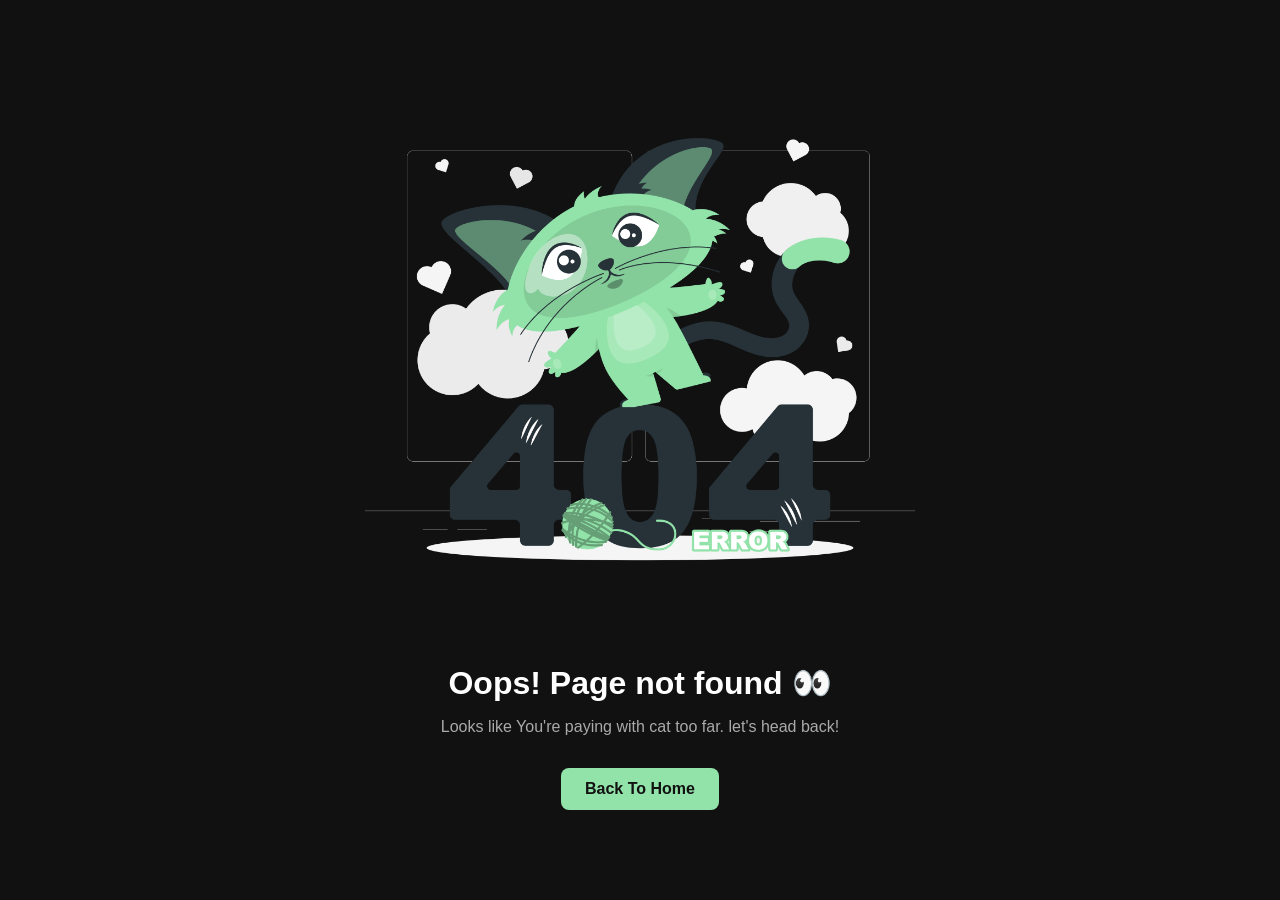
<file: 404-page/index.html>
<!DOCTYPE html>
<html lang="en">
  <head>
    <meta charset="UTF-8">
    <meta name="viewport" content="width=device-width, initial-scale=1.0">
    <title>Custom 404 page</title>
    <link rel="stylesheet" href="style.css">
  </head>
  <body>
    <img src="404.png" alt="404 Ilustration">
    <h1>Oops! Page not found 👀</h1>
    <p>Looks like You're paying with cat too far. let's head back!</p>
    <a href="#">Back To Home</a>
    
  </body>
</html>
</file>
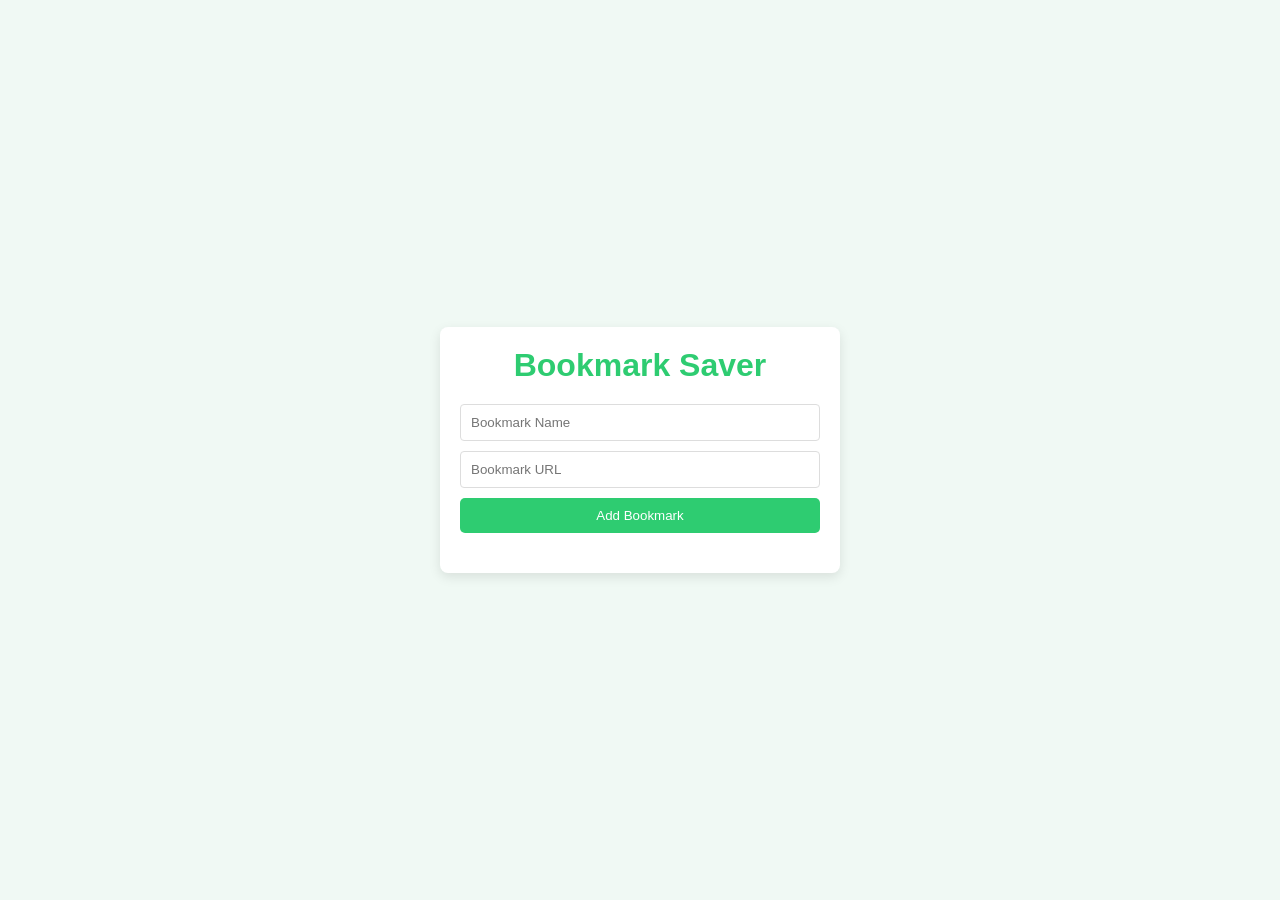
<file: bookmark-saver/index.html>
<!DOCTYPE html>
<html lang="en">
<head>
  <meta charset="UTF-8">
  <meta name="viewport" content="width=device-width, initial-scale=1.0">
  <title>Bookmarks Saver</title>
  <link rel="stylesheet" href="style.css">
</head>
<body>
  <div class="app-container">
    <h1>Bookmark Saver</h1>
    <div class="input-container">
      <input type="text" id="bookmark-name" placeholder="Bookmark Name">
      <input type="url" id="bookmark-url" placeholder="Bookmark URL">
      <button id="add-bookmark">Add Bookmark</button>
    </div>

    <ul id="bookmark-list"></ul>
  </div>
  
  <script src="script.js"></script>
</body>
</html>
</file>
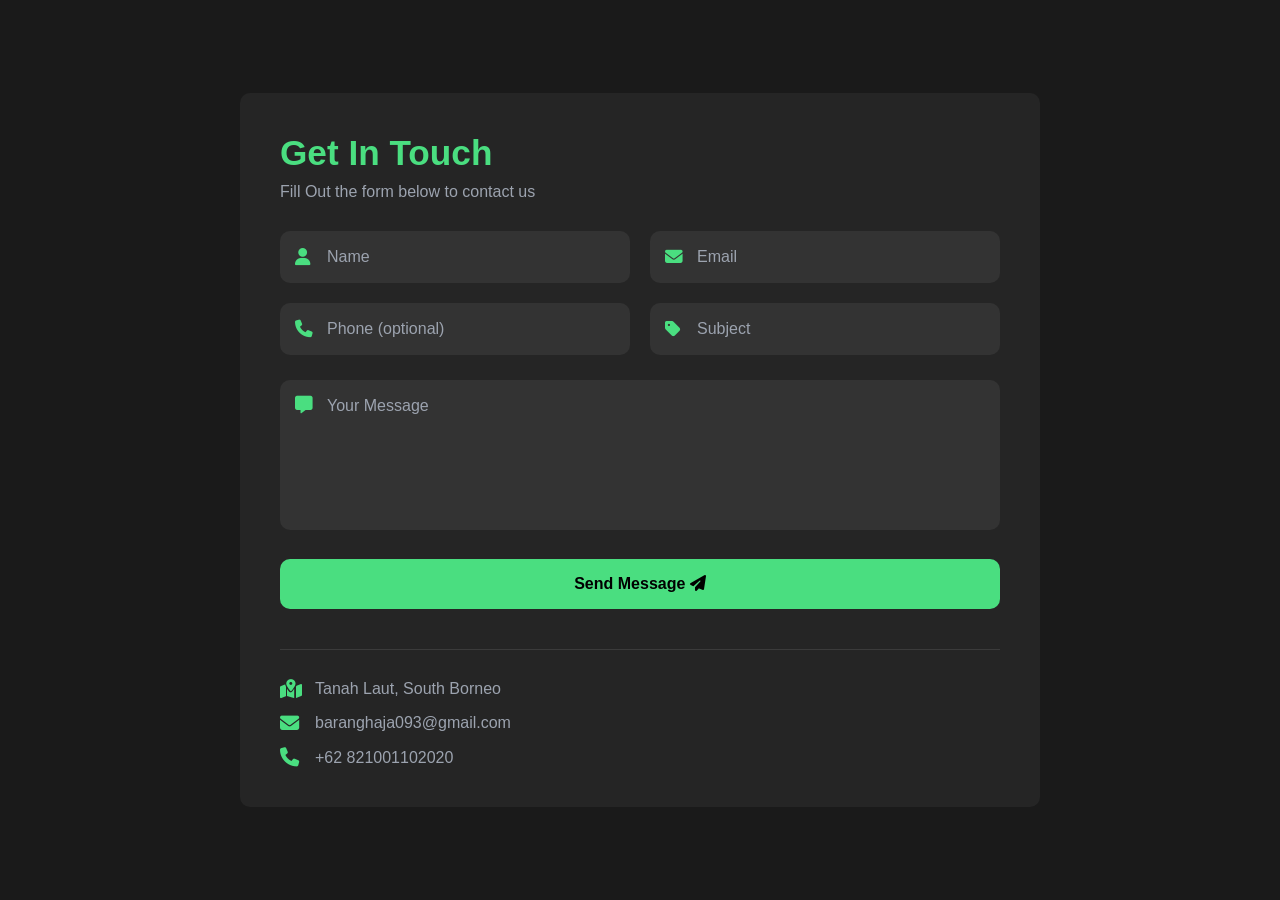
<file: contact-form/index.html>
<!DOCTYPE html>
<html lang="en">
<head>
  <meta charset="UTF-8">
  <meta name="viewport" content="width=device-width, initial-scale=1.0">
  <title>contact form</title>
  <link rel="stylesheet" href="style.css" />
  <link
    rel="stylesheet"
    href="https://cdnjs.cloudflare.com/ajax/libs/font-awesome/6.7.2/css/all.min.css"
    integrity="sha512-Evv84Mr4kqVGRNSgIGL/F/aIDqQb7xQ2vcrdIwxfjThSH8CSR7PBEakCr51Ck+w+/U6swU2Im1vVX0SVk9ABhg=="
    crossorigin="anonymous"
    referrerpolicy="no-referrer"
  />
</head>
<body>
  <div class="container">
    <div class="from-container">
      <h1>Get In Touch</h1>
      <p>Fill Out the form below to contact us</p>

      <form>
        <div class="input-group">
          <div class="input-field">
            <i class="fas fa-user"></i>
            <input type="text" placeholder="Name" required>
          </div>

          <div class="input-field">
            <i class="fas fa-envelope"></i>
            <input type="email" placeholder="Email" required>
          </div>

          <div class="input-field">
            <i class="fas fa-phone"></i>
            <input type="tel" placeholder="Phone (optional)">
          </div>

          <div class="input-field">
            <i class="fas fa-tag"></i>
            <input type="text" placeholder="Subject" required>
          </div>
        </div>

        <div class="message-field">
          <i class="fas fa-message"></i>
          <textarea placeholder="Your Message" required></textarea>
        </div>

        <button type="submit">
          <div class="btn-conten">
            <span>Send Message</span>
            <i class="fas fa-paper-plane"></i>
          </div>
        </button>
      </form>

      <div class="contact-info">
        <div class="info-item">
          <i class="fas fa-map-marked-alt"></i>
          <span>Tanah Laut, South Borneo</span>
        </div>

        <div class="info-item">
          <i class="fas fa-envelope"></i>
          <span>baranghaja093@gmail.com</span>
        </div>

        <div class="info-item">
          <i class="fas fa-phone"></i>
          <span>+62 821001102020</span>
        </div>
      </div>
    </div>
  </div>
  
</body>
</html>
</file>
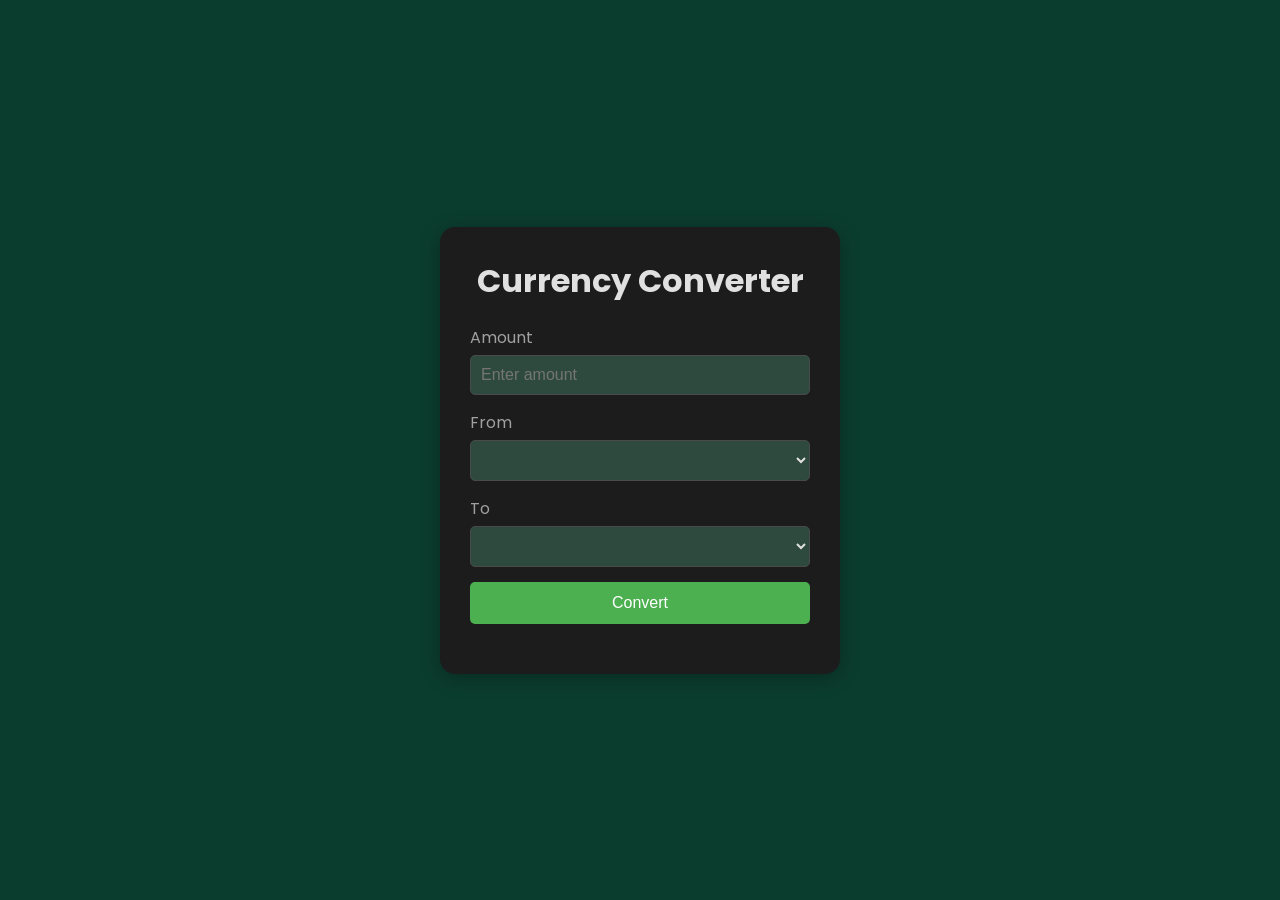
<file: currency-coverter/index.html>
<!DOCTYPE html>
<html lang="en">
  <head>
    <meta charset="UTF-8" />
    <meta name="viewport" content="width=device-width, initial-scale=1.0" />
    <title>Curreny Converter App</title>
    <link rel="stylesheet" href="style.css" />
    <link
      href="https://fonts.googleapis.com/css?family=Poppins:100,100italic,200,200italic,300,300italic,regular,italic,500,500italic,600,600italic,700,700italic,800,800italic,900,900italic"
      rel="stylesheet"
    />
  </head>
  <body>
    <div class="container">
      <h1>Currency Converter</h1>

      <form id="converter-form">
        <div class="form-group">
          <label for="amount">Amount</label>
          <input type="number" id="amount" placeholder="Enter amount" required />
        </div>

        <div class="form-group">
          <label for="from-currency">From</label>
          <select id="from-currency">
            <!-- Currency options will be here -->
          </select>
        </div>

        <div class="form-group">
          <label for="to-currency">To</label>
          <select id="to-currency">
            <!-- Currency options will be here -->
          </select>
        </div>

        <button type="submit">Convert</button>
      </form>

      <div id="result"></div>
    </div>

    <script src="script.js"></script>
  </body>
</html>
</file>
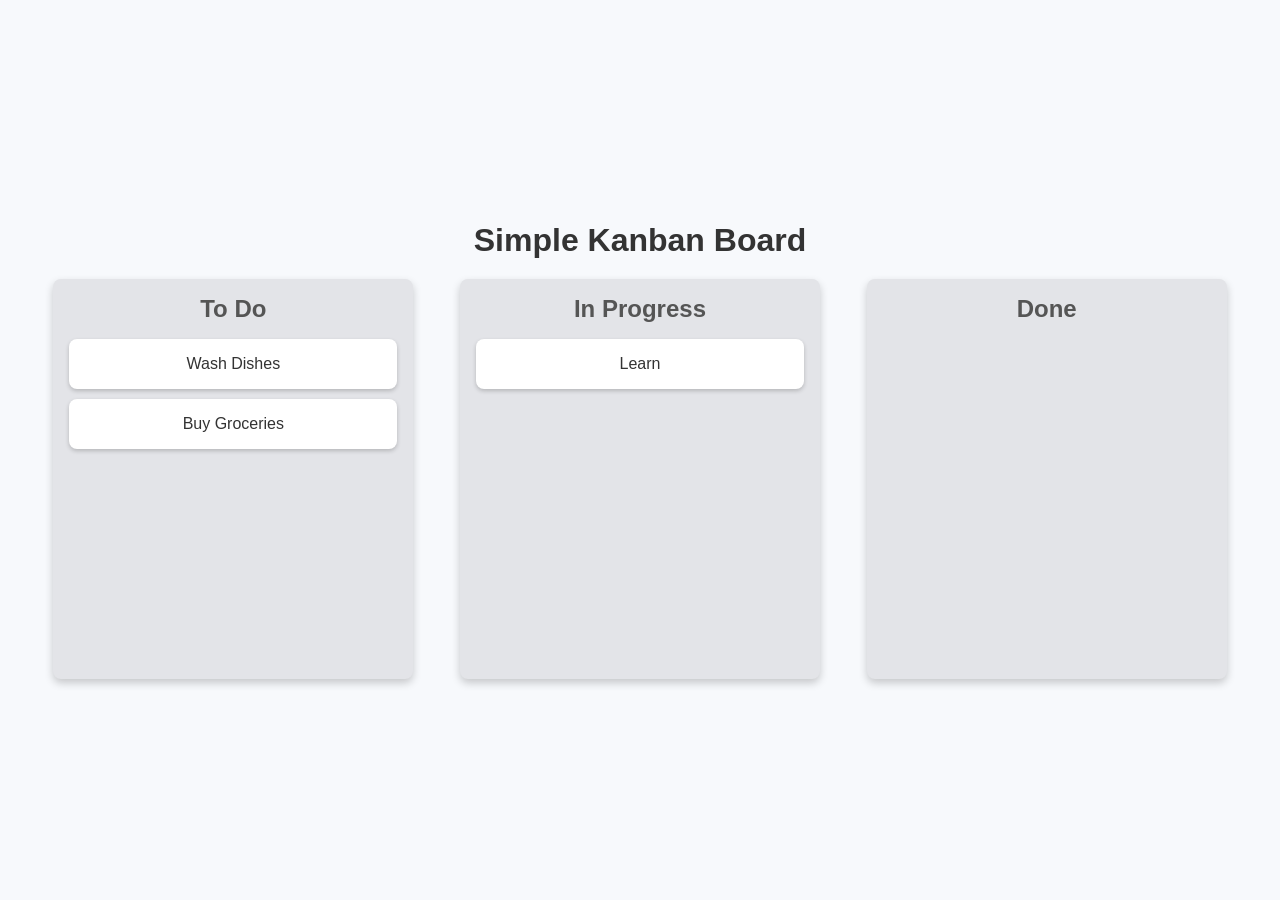
<file: drag-n-drop/index.html>
<!DOCTYPE html>
<html lang="en">
  <head>
    <meta charset="UTF-8" />
    <meta name="viewport" content="width=device-width, initial-scale=1.0" />
    <title>Kanban Board</title>
    <link rel="stylesheet" href="style.css" />
  </head>
  <body>
    <div class="container">
      <h1>Simple Kanban Board</h1>

      <div class="board">
        <!-- LIST 1 -->
        <div class="list" id="list1">
          <h2>To Do</h2>
          <div class="card" draggable="true" id="card1">Wash Dishes</div>
          <div class="card" draggable="true" id="card2">Buy Groceries</div>
        </div>

        <!-- LIST 2 -->
        <div class="list" id="list2">
          <h2>In Progress</h2>
          <div class="card" draggable="true" id="card3">Learn</div>
        </div>

        <!-- LIST 3 -->
        <div class="list" id="list3">
          <h2>Done</h2>
        </div>
      </div>
    </div>

    <script src="script.js"></script>
  </body>
</html>
</file>
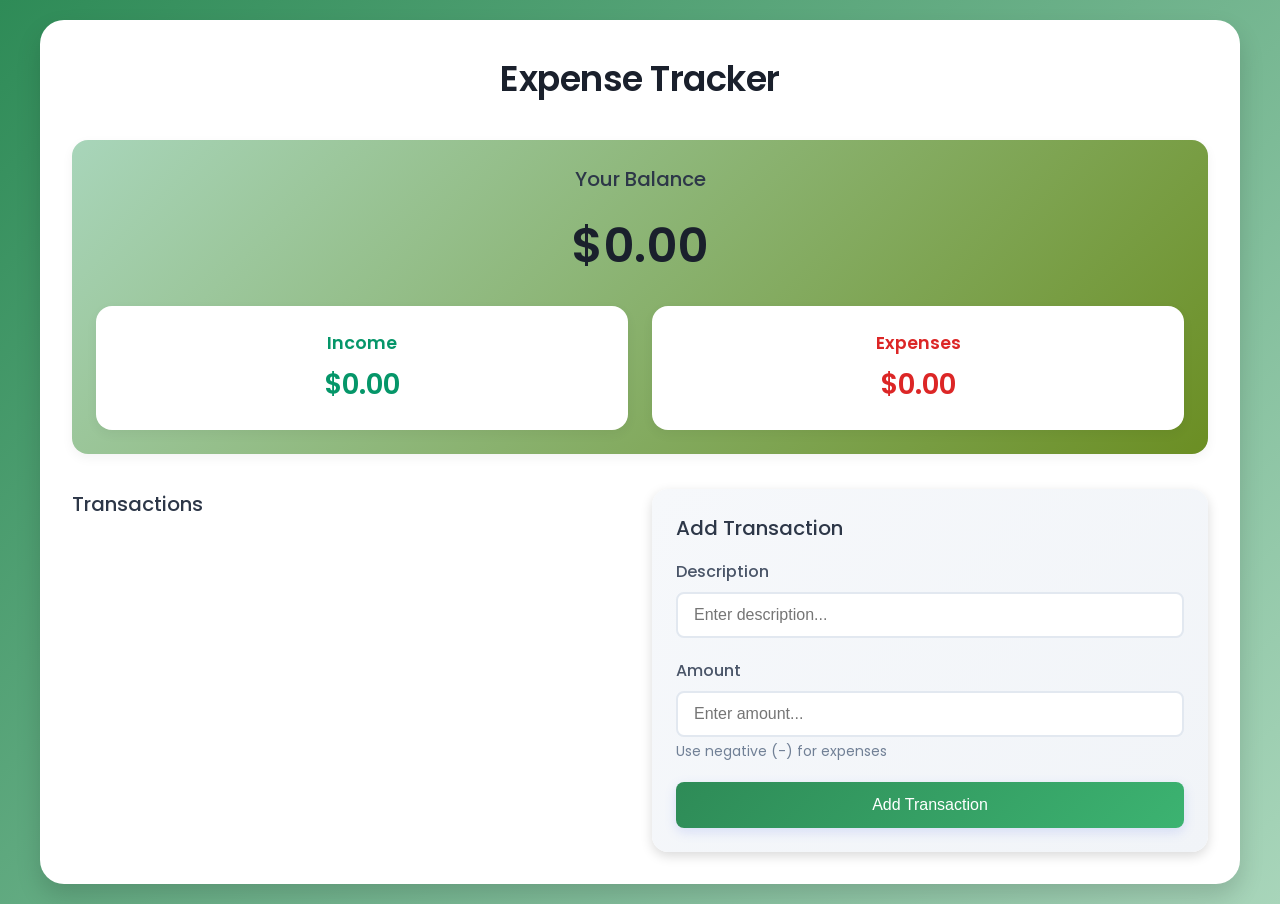
<file: expence-tracker/index.html>
<!DOCTYPE html>
<html lang="en">
  <head>
    <meta charset="UTF-8" />
    <meta name="viewport" content="width=device-width, initial-scale=1.0" />
    <title>Expense Tracker</title>
    <link rel="stylesheet" href="style.css" />
    <link
      href="https://fonts.googleapis.com/css?family=Poppins:100,100italic,200,200italic,300,300italic,regular,italic,500,500italic,600,600italic,700,700italic,800,800italic,900,900italic"
      rel="stylesheet"
    />
  </head>
  <body>
    <div class="container">
      <h1>Expense Tracker</h1>

      <div class="balance-container">
        <h2>Your Balance</h2>
        <h1 id="balance">$0.00</h1>

        <div class="summary">
          <div class="income">
            <h3>Income</h3>
            <p id="income-amount">$0.00</p>
          </div>
          <div class="expenses">
            <h3>Expenses</h3>
            <p id="expense-amount">$0.00</p>
          </div>
        </div>
      </div>

      <div class="main-content">
        <div class="transaction-container">
          <h2>Transactions</h2>
          <ul id="transaction-list">
            <!-- TRANSACTIONS WILL BE INSERTED HERE -->
          </ul>
        </div>

        <div class="form-container">
          <h2>Add Transaction</h2>

          <form id="transaction-form">
            <div class="form-group">
              <label for="description">Description</label>
              <input type="text" id="description" placeholder="Enter description..." required />
            </div>

            <div class="form-group">
              <label for="amount">Amount</label>
              <input type="number" id="amount" placeholder="Enter amount..." required />
              <small>Use negative (-) for expenses</small>
            </div>

            <button type="submit">Add Transaction</button>
          </form>
        </div>
      </div>
    </div>

    <script src="script.js"></script>
  </body>
</html>
</file>
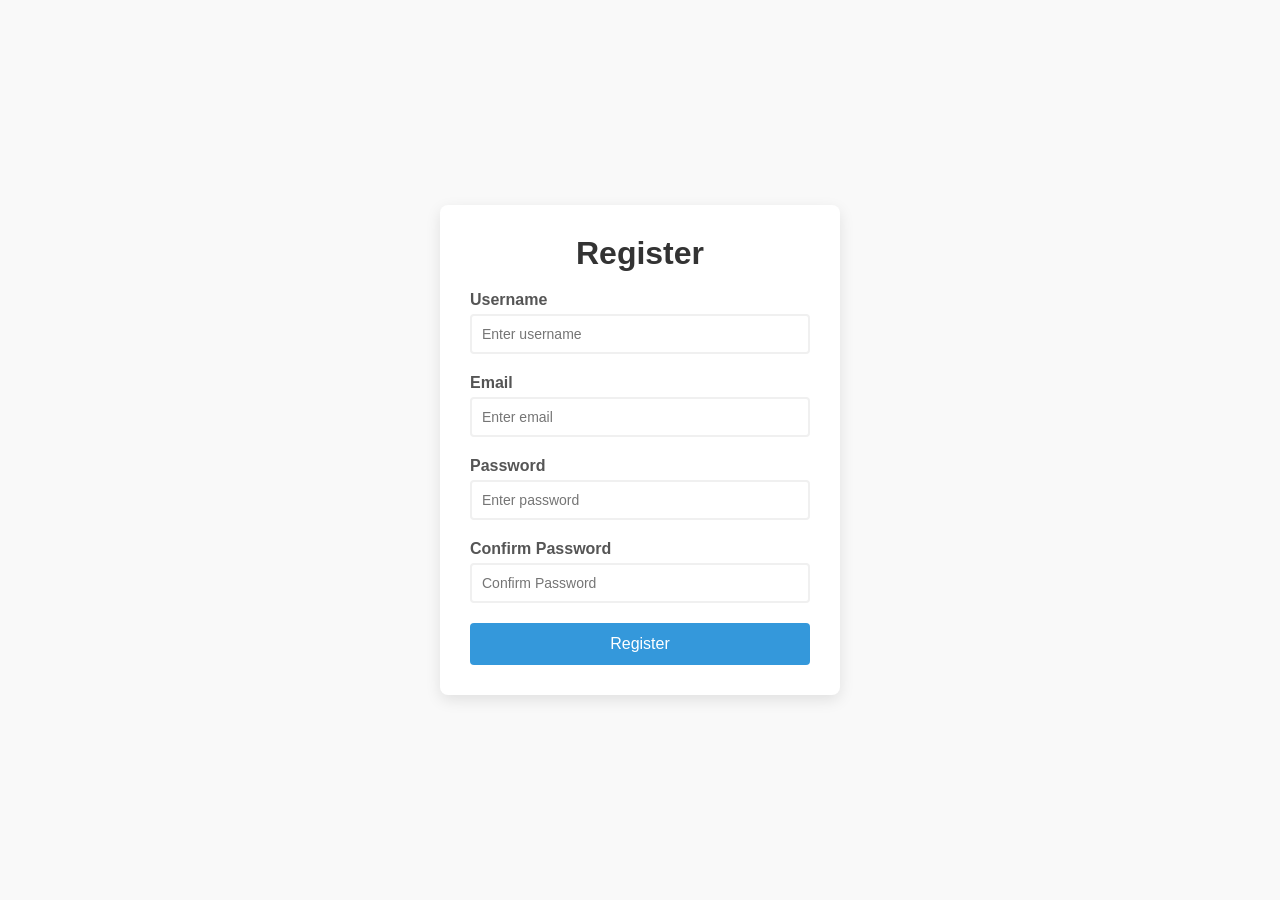
<file: form-validator/index.html>
<!DOCTYPE html>
<html lang="en">
  <head>
    <meta charset="UTF-8" />
    <meta name="viewport" content="width=device-width, initial-scale=1.0" />
    <title>Form Validator</title>
    <link rel="stylesheet" href="style.css" />
  </head>
  <body>
    <div class="container">
      <form id="registration-form">
        <h1>Register</h1>

        <!-- username -->
        <div class="form-group">
          <label for="username">Username</label>
          <input type="text" id="username" placeholder="Enter username" />
          <small></small>
        </div>
        <!-- email -->
        <div class="form-group">
          <label for="email">Email</label>
          <input type="email" id="email" placeholder="Enter email" />
          <small></small>
        </div>
        <!-- password -->
        <div class="form-group">
          <label for="password">Password</label>
          <input type="password" id="password" placeholder="Enter password" />
          <small></small>
        </div>
        <!-- confirm password -->
        <div class="form-group">
          <label for="confirmPassword">Confirm Password</label>
          <input type="password" id="confirmPassword" placeholder="Confirm Password" />
          <small></small>
        </div>
        <!-- submit btn -->
        <button type="submit">Register</button>
      </form>
    </div>

    <script src="script.js"></script>
  </body>
</html>
</file>
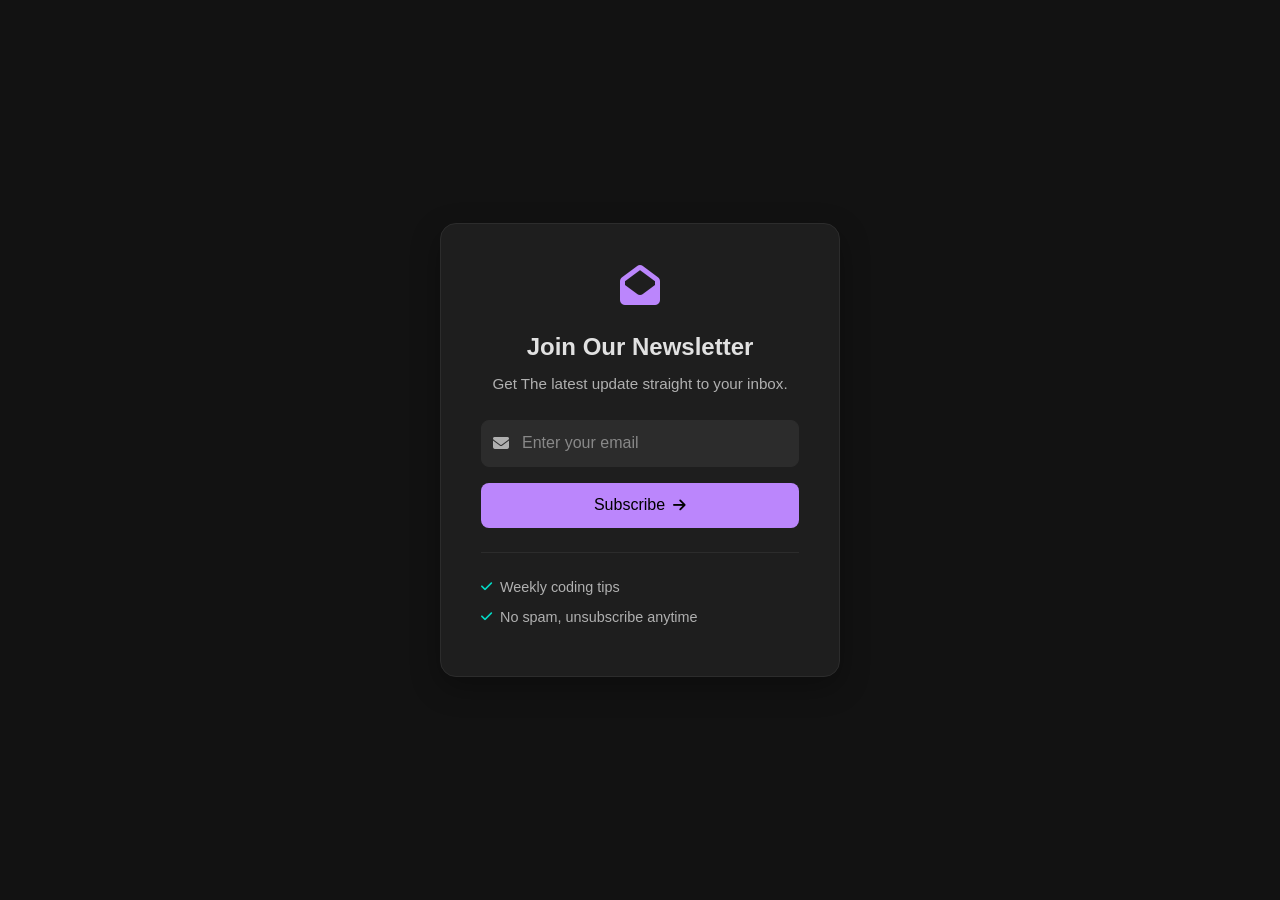
<file: newsletter-singup/index.html>
<!DOCTYPE html>
<html lang="en">
  <head>
    <meta charset="UTF-8">
    <meta name="viewport" content="width=device-width, initial-scale=1.0">
    <title>News Letter SingUp</title>
    <link rel="stylesheet" href="style.css" />
    <link
      rel="stylesheet"
      href="https://cdnjs.cloudflare.com/ajax/libs/font-awesome/6.7.2/css/all.min.css"
      integrity="sha512-Evv84Mr4kqVGRNSgIGL/F/aIDqQb7xQ2vcrdIwxfjThSH8CSR7PBEakCr51Ck+w+/U6swU2Im1vVX0SVk9ABhg=="
      crossorigin="anonymous"
      referrerpolicy="no-referrer"
    />
  </head>
  <body>
    <div class="signup-container">
      <div class="icon-container">
        <i class="fas fa-envelope-open"></i>
      </div>
      <h2>Join Our Newsletter</h2>
      <p>Get The latest update straight to your inbox.</p>

      <form>
        <div class="input-group">
          <i class="fas fa-envelope"></i>
          <input type="email" required placeholder="Enter your email">
        </div>

        <button>Subscribe <i class="fas fa-arrow-right"></i></button>
      </form>

      <div class="benefits">
        <p class="benefit-item"><i class="fas fa-check"></i> Weekly coding tips</p>
        <p class="benefit-item"><i class="fas fa-check"></i> No spam, unsubscribe anytime</p>
      </div>
    </div>
  </body>
</html>
</file>
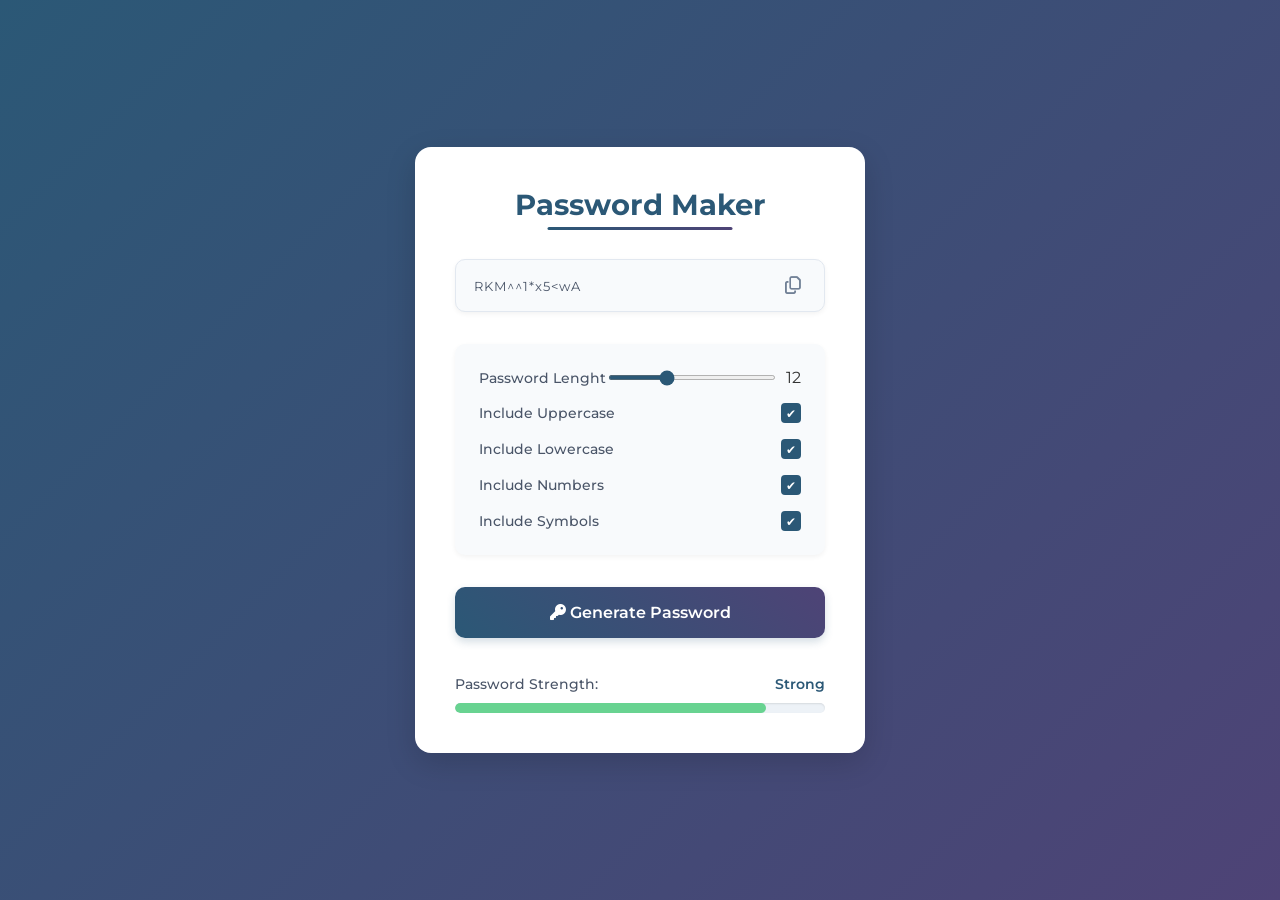
<file: password-maker/index.html>
<!DOCTYPE html>
<html lang="en">
<head>
  <meta charset="UTF-8">
  <meta name="viewport" content="width=device-width, initial-scale=1.0">
  <title>Password Maker</title>
  <link rel="stylesheet" href="style.css" />
    <link
      rel="stylesheet"
      href="https://cdnjs.cloudflare.com/ajax/libs/font-awesome/6.7.2/css/all.min.css"
      integrity="sha512-Evv84Mr4kqVGRNSgIGL/F/aIDqQb7xQ2vcrdIwxfjThSH8CSR7PBEakCr51Ck+w+/U6swU2Im1vVX0SVk9ABhg=="
      crossorigin="anonymous"
      referrerpolicy="no-referrer"
    />
</head>
<body>
  <div class="container">
    <h1>Password Maker</h1>

    <!-- Password container-->
    <div class="password-container">
      <input type="text" readonly id="password">
      <i class="far fa-copy" id="copy-btn" title="Copy to clipboard"></i>
    </div>

    <!-- option -->
    <div class="options">
      <div class="option">
        <label for="length">Password Lenght</label>
        <div class="range-container">
          <input type="range" id="length" min="6" max="24" value="12">
          <span id="length"-value>12</span>
        </div>
      </div>
      <!--Include Uppercase-->
      <div class="option">
        <label for="uppercase">Include Uppercase</label>
        <input type="checkbox" id="uppercase" checked>
      </div>
      <!--Include lowercase-->
      <div class="option">
        <label for="lowercase">Include Lowercase</label>
        <input type="checkbox" id="lowercase" checked>
      </div>
      <!--Include numbers-->
      <div class="option">
        <label for="numbers">Include Numbers</label>
        <input type="checkbox" id="numbers" checked>
      </div>
      <!--Include symbols-->
      <div class="option">
        <label for="symbols">Include Symbols</label>
        <input type="checkbox" id="symbols" checked>
      </div>
    </div>
    <button id="generate-btn">
        <i class="fas fa-key"></i>
        Generate Password
      </button>

      <div class="strength-container">
        <p>Password Strength: <span id="strength-label">Medium</span></p>

        <div class="strength-meter">
          <div class="strength-bar"></div>
        </div>
      </div>

  </div>
  <script src="script.js"></script>
  
</body>
</html>
</file>
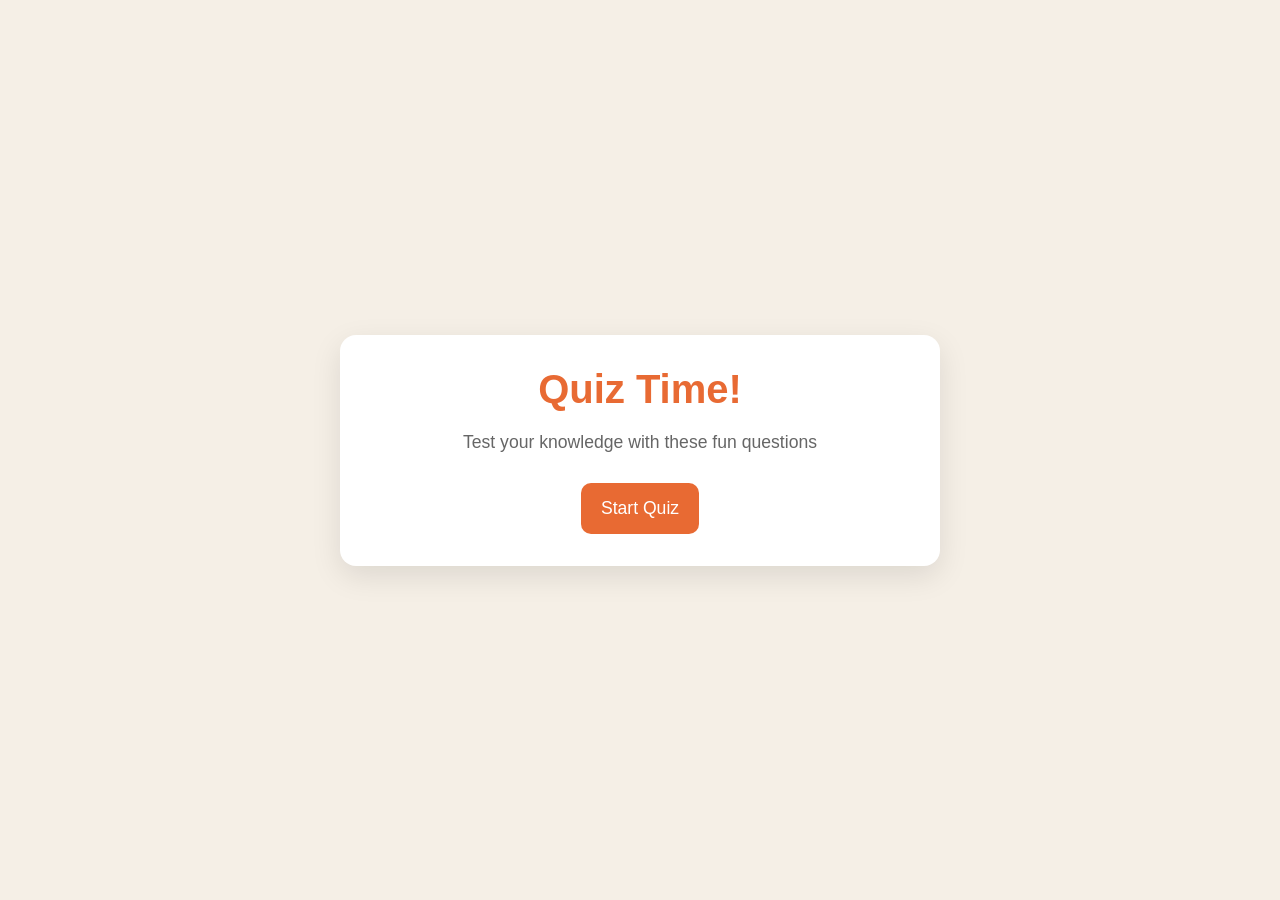
<file: quiz-game/index.html>
<!DOCTYPE html>
<html lang="en">
  <head>
    <meta charset="UTF-8" />
    <meta name="viewport" content="width=device-width, initial-scale=1.0" />
    <title>Quiz Game</title>
    <link rel="stylesheet" href="style.css" />
  </head>
  <body>
    <div class="container">
      <div class="screen active" id="start-screen">
        <h1>Quiz Time!</h1>
        <p>Test your knowledge with these fun questions</p>
        <button id="start-btn">Start Quiz</button>
      </div>

      <div class="screen" id="quiz-screen">
        <div class="quiz-header">
          <h2 id="question-text">Question goes here</h2>
          <div class="quiz-info">
            <p>
              Question <span id="current-question">1</span> of <span id="total-questions">5</span>
            </p>

            <p>Score: <span id="score">0</span></p>
          </div>
        </div>

        <div id="answers-container" class="answers-container">
          <!-- Answer buttons will be insterted here from our js code later at some point -->
        </div>

        <div class="progress-bar">
          <div id="progress" class="progress"></div>
        </div>
      </div>

      <div id="result-screen" class="screen">
        <h1>Quiz Results</h1>
        <div class="result-info">
          <p>You scored <span id="final-score">0</span> out of <span id="max-score">5</span></p>

          <div id="result-message">Good job!</div>
        </div>
        <button id="restart-btn">Restart Quiz</button>
      </div>
    </div>

    <script src="script.js"></script>
  </body>
</html>
</file>
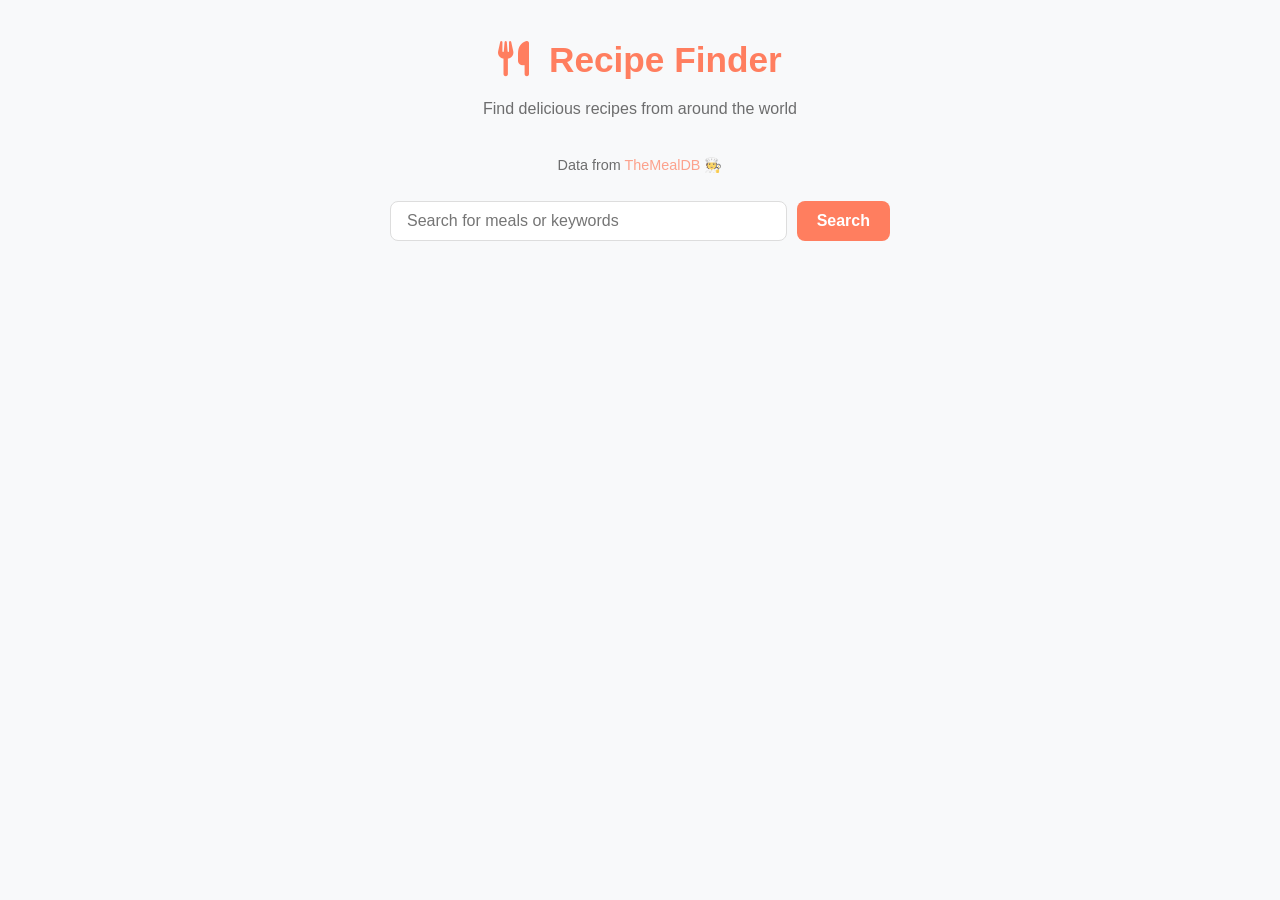
<file: recipe-finder/index.html>
<!DOCTYPE html>
<html lang="en">
  <head>
    <meta charset="UTF-8">
    <meta name="viewport" content="width=device-width, initial-scale=1.0">
    <title>Recipe Finder</title>
    <link rel="stylesheet" href="style.css" />
    <link
      rel="stylesheet"
      href="https://cdnjs.cloudflare.com/ajax/libs/font-awesome/6.7.2/css/all.min.css"
      integrity="sha512-Evv84Mr4kqVGRNSgIGL/F/aIDqQb7xQ2vcrdIwxfjThSH8CSR7PBEakCr51Ck+w+/U6swU2Im1vVX0SVk9ABhg=="
      crossorigin="anonymous"
      referrerpolicy="no-referrer"
    />
  </head>
  <body>
    <div class="container">
      <header>
        <h1><i class="fas fa-utensils"></i> Recipe Finder</h1>
        <p>Find delicious recipes from around the world</p>
      </header>

      <p class="api-link">Data from <a href="https://www.themealdb.com/api.php">TheMealDB 🧑‍🍳</a></p>

      <div class="search-container">
        <input type="text" id="search-input" placeholder="Search for meals or keywords">
        <button id="search-btn">Search</button>
      </div>

      <div class="hidden" id="error-container">
        <p>No meals found. Try another search term!</p>
      </div>

      <div id="result-heading"></div>

      <div id="meals" class="meals-container"></div>
      
      <div class="hidden" id="meal-details">
        <button id="back-btn"><i class="fas fa-arrow-left"></i> Back to recipes</button>\

        <div class="meals-details-content"></div>
      </div>
    </div>
    
    <script src="script.js"></script>
  </body>
</html>
</file>
<file: 404-page/style.css>
* {
  margin: 0;
  padding: 0;
  box-sizing: border-box;
}

body  {
  background-color: #111;
  color: #fff;
  display: flex;
  flex-direction: column;
  justify-content: center;
  align-items: center;
  height: 100vh;
  font-family: sans-serif;
}

img {
  width: 100%;
  max-width: 550px;
  margin-bottom: 1.5rem;
}

h1  {
  font-size: 2rem;
  margin-bottom: 1rem;
}

p  {
  font-size: 1rem;
  color: #aaa;
  margin-bottom: 2rem ;
}

a {
  background-color: #92E3A9;
  color: #111;
  text-decoration: none;
  padding: 0.75rem 1.5rem;
  border-radius: 8px;
  font-weight: bold;
  transition: background-color 0.3s;
}

a:hover {
  background-color: #04fc8d;
}

@media (max-width: 600px) {
  img {
    max-width: 400px;
  }

  h1 {
    font-size: 1.5rem;
  }

  p {
    font-size: 0.9rem;
  }
}
</file>
<file: bookmark-saver/style.css>
* {
  margin: 0;
  padding: 0;
  box-sizing: border-box;
}

body {
  font-family: sans-serif;
  background-color: #f0f9f4;
  color: #333;
  display: flex;
  justify-content: center;
  align-items: center;
  height: 100vh;
}

.app-container {
  background-color: #fff;
  padding: 20px;
  border-radius: 8px;
  box-shadow: 0 4px 12px rgba(0,0,0,0.1);
  max-width: 400px;
  width: 90%;
  text-align: center;
}

h1 {
  color: #2ecc71;
  margin-bottom: 20px;
}

.input-container {
  display: flex;
  flex-direction: column;
  gap: 10px;
  margin-bottom: 20px;
}

input {
  padding: 10px;
  border-radius: 4px;
  border: 1px solid #ddd;
}

button {
  padding: 10px;
  background-color: #2ecc71;
  color: #fff;
  border: none;
  border-radius: 5px;
  cursor: pointer;
  transition: backgroun-color 0.3s ease;
}

button:hover {
  background-color: #27ae60;
}

#bookmark-list {
  list-style: none;
  padding: 0;
}

#bookmark-list li {
  background-color: #f9f9f9;
  padding: 10px;
  border: 1px solid #ddd;
  border-radius: 4px;
  margin-bottom: 10px;
  display: flex;
  justify-content: space-between;
  align-items: center;
}

#bookmark-list a {
  color: #2ecc71;
  text-decoration: none;
}

#bookmark-list button {
  background-color: #e74c3c;
  padding: 5px 10px;
}

#bookmark-list button:hover {
  background-color: #c0392b;
}
</file>
<file: contact-form/style.css>
* {
  padding: 0;
  margin: 0;
  box-sizing: border-box;
  font-family: sans-serif;
}

:root {
  --primay-color: #4ade80;
  --primay-dark: #22c55e;
  --bg-dark: #1a1a1a;
  --text-light: #f3f4f6;
  --text-gray: #9ca3af;
  --card-bg: #252525;
  --input-bg: #333;
  --border-radius: 10px;
}

body {
  background-color: var(--bg-dark);
  color: var(--text-light);
  min-height: 100vh;
  display: flex;
  justify-content: center;
  align-items: center;
  padding: 30px 15px;
}

.container  {
  width: 100%;
  max-width: 800px;
}

.from-container {
  background-color: var(--card-bg);
  border-radius: var(--border-radius);
  padding: 40px;
  box-shadow: 40px;
  animation: fadeIn 0.5s ease-out;
}

@keyframes fadeIn {
  from {
    opacity: 0;
    transform: translateY(20px);
  }
  to {
    opacity: 1;
    transform: translateY(0);
  }
}

h1 {
  color: var(--primay-color);
  font-size: 2.2rem;
  margin-bottom: 10px;
}

p {
  margin-bottom: 30px;
  color: var(--text-gray);
}

.input-group {
  display: grid;
  grid-template-columns: repeat(auto-fit, minmax(240px, 1fr));
  gap: 20px;
  margin-bottom: 25px;
}

.input-field {
  position: relative;
}

.message-field {
  position: relative;
}

.input-field i,
.message-field i {
  position: absolute;
  top: 50%;
  left: 15px;
  transform: translateY(-50%);
  color: var(--primay-color);
  font-size: 1.1rem;
}

.message-field i {
  top: 25px;
}

input,
textarea {
  width: 100%;
  padding: 15px 15px 15px 45px;
  background-color: var(--input-bg);
  border: 2px solid transparent;
  border-radius: var(--border-radius);
  color: var(--text-light);
  font-size: 1rem;
  transition: all 0.3s ease;
}

textarea {
  height: 150px;
  resize: none;
  margin-bottom: 25px;
}

input:focus,
textarea:focus {
  border-color: var(--primay-color);
  outline: none;
  box-shadow: 0 0 0 3px rgba(74, 222, 128, 0.2);
}

input::placeholder,
textarea::placeholder {
  color: var(--text-gray);
}

button {
  background-color: var(--primay-color);
  color: #000;
  font-weight: 600;
  font-size: 1rem;
  border: none;
  border-radius: var(--border-radius);
  padding: 16px 30px;
  cursor: pointer;
  width: 100%;
  transition: all 0.3s ease;
}

button:hover {
  background-color: var(--primay-dark);
  transform: translateY(-2px);
  box-shadow: 0 5px 15px rgba(74, 222, 128, 0.3);
}

button:active {
  transform: translateY(0);
}

.btn-content {
  display: flex;
  justify-content: center;
  align-items: center;
  gap: 10px;
}

.contact-info {
  margin-top: 40px;
  padding-top: 30px;
  border-top: 1px solid rgb(255, 255, 255, 0.1);
  display: flex;
  flex-direction: column;
  gap: 15px;
}

.info-item {
  display: flex;
  align-items: center;
  gap: 15px;
}

.info-item i {
  color: var(--primay-color);
  font-size: 1.2rem;
  width: 20px;
}

.info-item span {
  color: var(--text-gray);
}

@media (max-width: 600px) {
  .form-container {
    padding: 25px;
  }

  h1 {
    font-size: 1.8rem;
  }

  .input-group {
    grid-template-columns: 1fr;
  }
}
</file>
<file: currency-coverter/style.css>
* {
  margin: 0;
  padding: 0;
  box-sizing: border-box;
}

:root {
  --bg-primary: #0B3D2E;
  --bg-secondary: #1C1C1C;
  --bg-input: #2E4A3F;
  --text-primary: #E0E0E0;
  --text-secondary: #A0A0A0;
  --border-color: #4A4A4A;
  --accent-primary: #4CAF50;
  --accent-hover: #66BB6A;
}

body {
  background-color: var(--bg-primary);
  display: flex;
  justify-content: center;
  align-items: center;
  min-height: 100vh;
  padding: 20px;
  font-family: "Poppins", sans-serif;
}

.container {
  width: 100%;
  max-width: 400px;
  background-color: var(--bg-secondary);
  padding: 30px;
  border-radius: 15px;
  box-shadow: 0 4px 20px rgba(0, 0, 0, 0.3);
}

h1 {
  text-align: center;
  color: var(--text-primary);
  margin-bottom: 20px;
}

.form-group {
  margin-bottom: 15px;
}

label {
  display: block;
  margin-bottom: 5px;
  color: var(--text-secondary);
}

input,
select {
  width: 100%;
  padding: 10px;
  background-color: var(--bg-input);
  border: 1px solid var(--border-color);
  border-radius: 5px;
  font-size: 1rem;
  color: var(--text-primary);
}

input:focus,
select:focus {
  outline: none;
  border-color: var(--accent-primary);
  box-shadow: 0 0 0 2px rgba(59, 130, 246, 0.2);
}

button {
  width: 100%;
  padding: 12px;
  background-color: var(--accent-primary);
  color: #fff;
  border: none;
  border-radius: 5px;
  font-size: 1rem;
  cursor: pointer;
  transition: all 0.3s ease;
}

button:hover {
  background-color: var(--accent-hover);
  transform: translateY(-2px);
}

#result {
  margin-top: 20px;
  text-align: center;
  font-size: 1.2rem;
  color: var(--text-primary);
}
</file>
<file: drag-n-drop/style.css>
* {
  padding: 0;
  margin: 0;
  box-sizing: border-box;
}

body {
  font-family: sans-serif;
  background-color: #f7f9fc;
  display: flex;
  justify-content: center;
  align-items: center;
  min-height: 100vh;
}

.container {
  text-align: center;
  width: 100%;
  padding: 1.2rem;
}

h1 {
  color: #333;
  margin-bottom: 20px;
  font-size: 2rem;
}

.board {
  display: flex;
  justify-content: space-around;
  align-items: flex-start;
  width: 100%;
  max-width: 1200px;
  margin: 0 auto;
  gap: 20px;
}

.list {
  background-color: #e3e4e8;
  padding: 1rem;
  border-radius: 8px;
  width: 30%;
  min-height: 400px;
  box-shadow: 0 4px 8px rgba(0, 0, 0, 0.2);
}

.list h2 {
  color: #555;
  margin-bottom: 1rem;
  font-size: 1.5rem;
}

.card {
  background-color: white;
  color: #333;
  padding: 1rem;
  margin-bottom: 10px;
  border-radius: 8px;
  cursor: grab;
  box-shadow: 0 2px 4px rgba(0, 0, 0, 0.2);
  transition: transform 0.2s, box-shadow 0.2s;
}

.card:active {
  cursor: grabbing;
  transform: scale(1.05);
  box-shadow: 0 4px 8px rgba(0, 0, 0, 0.2);
}

.list.over {
  background-color: #d1d3d8;
}

@media (max-width: 768px) {
  .board {
    flex-direction: column;
    align-items: center;
  }

  .list {
    width: 80%;
    margin-bottom: 20px;
  }
}
</file>
<file: expence-tracker/style.css>
* {
  margin: 0;
  padding: 0;
  box-sizing: border-box;
}

body {
  background: linear-gradient(135deg, #2e8b57, #a8d5ba);
  min-height: 100vh;
  font-family: "Poppins", sans-serif;
  display: flex;
  align-items: center;
  justify-content: center;
  padding: 20px;
  color: #2d3436;
}

.container {
  width: 100%;
  max-width: 1200px;
  background-color: white;
  padding: 2rem;
  border-radius: 24px;
  box-shadow: 0 12px 24px rgba(0,0,0,0.15);
}

h1 {
  text-align: center;
  color: #1a202c;
  margin-bottom: 35px;
  font-size: 2.2rem;
  font-weight: 600;
  letter-spacing: -0.5px;
}

h2 {
  color: #2d3748;
  margin-bottom: 1rem;
  font-size: 1.25rem;
  font-weight: 500;

}

.balance-container {
  text-align: center;
  margin-bottom: 35px;
  padding: 24px;
  background: linear-gradient(135deg, #a8d5ba, #6b8e23);
  border-radius: 1rem;
  box-shadow: 0 4px 12px rgba(0,0,0,0.05);
}

.balance-container h1 {
  font-size: 3rem;
  margin: 15px 0;
}

.summary {
  display: grid;
  grid-template-columns: 1fr 1fr;
  gap: 24px;
  margin-top: 24px;
}

.main-content {
  display: grid;
  grid-template-columns: 1fr 1fr;
  gap: 24px;
}

.income,
.expenses {
  background-color: white;
  padding: 24px;
  border-radius: 1rem;
  box-shadow: 0 4px 12px rgba(0,0,0,0.05);
}

.income:hover,
.expenses:hover {
  transform: translateY(-2px);
}

.income h3 {
  color: #059669;
  font-size: 1.1rem;
  font-weight: 600;
}

.expenses h3 {
  color: #dc2626;
  font-size: 1.1rem;
  font-weight: 600;
}

.income p,
.expenses p {
  margin-top: 8px;
  font-size: 1.75rem;
  font-weight: 600;
}

.income p {
  color: #059669;
}

.expenses p {
  color:#dc2626;
}

.transaction-container {
  height: 100%;
  display: flex;
  flex-direction: column;
}

#transaction-list {
  list-style: none;
  max-width: 500px;
  overflow-y: auto;
  padding-right: 8px;
  flex-grow: 1;
}

#transaction-list::-webkit-scrollbar {
  width: 8px;
}

#transaction-list::-webkit-scrollbar-track {
  /* track is the bg of the scrollbar */
  background-color: #f1f1f1;
  border-radius: 4px;
}
#transaction-list::-webkit-scrollbar-thumb {
  /* thumb is the draggble part of the scrollbar */
  background-color: #cbd5e0;
  border-radius: 4px;
}
#transaction-list::-webkit-scrollbar-thumb:hover {
  background-color: #a0aec0;
}

.transaction {
  display: flex;
  justify-content: space-between;
  align-items: center;
  padding: 1rem 1.2rem;
  margin-bottom: 12px;
  border-radius: 12px;
  background-color: #fff;
  box-shadow: 0 2px 8px rgba(0, 0, 0, 0.05);
  transition: all 0.2s ease;
  border-right: 5px solid;
  animation: slideIn 0.3s ease;
}

@keyframes slideIn {
  from {
    opacity: 0;
    transform: translateX(-20px);
  }

  to {
    opacity: 1;
    transform: translateX(0px);
  }
}

.transaction:hover {
  transform: translateX(4px);
  box-shadow: 0 4px 12px rgba(0, 0, 0, 0.1);
}

.transaction.income {
  border-right-color: #059669;
}

.transaction.expense {
  border-right-color: #dc2626;
}

.transaction .delete-btn {
  background: none;
  border: none;
  color: #dc2626;
  cursor: pointer;
  font-size: 1.4rem;
  opacity: 0;
  transition: all 0.2s ease;
  padding: 4px 8px;
  border-radius: 4px;
  margin-left: 12px;
}

.transaction:hover .delete-btn {
  opacity: 1;
}

.transaction .delete-btn:hover {
  background-color: #fee2e2;
  transform: scale(1.1);
}

.form-container {
  background: linear-gradient(135deg, #f6f8fb, #f1f4f8);
  padding: 24px;
  border-radius: 16px;
  box-shadow: 0 4px 12px rgba(0, 0, 0, 0.15);
  height: 100%;
  display: flex;
  flex-direction: column;
}

.form-container form {
  height: 100%;
  display: flex;
  flex-direction: column;
}

.form-group {
  margin-bottom: 20px;
}

label {
  display: block;
  margin-bottom: 8px;
  color: #4a5568;
  font-weight: 500;
}

input {
  width: 100%;
  padding: 12px 16px;
  border: 2px solid #e2e8f0;
  border-radius: 8px;
  font-size: 1rem;
  transition: all 0.2s ease;
  background-color: white;
}

input:focus {
  outline: none;
  border-color: #667eea;
  box-shadow: 0 0 0 3px rgba(102, 126, 234, 0.1);
}

input:hover {
  border-color: #cbd5e0;
}

small {
  color: #718096;
  font-size: 0.875rem;
  margin-top: 4px;
  display: block;
}

button[type="submit"] {
  width: 100%;
  padding: 14px;
  background: linear-gradient(135deg, #2e8b57 0%, #3cb371 100%);
  color: white;
  border: none;
  border-radius: 8px;
  cursor: pointer;
  font-size: 1rem;
  font-weight: 500;
  transition: all 0.2s ease;
  box-shadow: 0 4px 12px rgba(102, 126, 234, 0.2);
  margin-top: auto;
}

button[type="submit"]:hover {
  transform: translateY(-2px);
  box-shadow: 0 6px 16px rgba(102, 126, 234, 0.3);
}

button[type="submit"]:active {
  transform: translateY(0);
}

/* responsiveness */

@media (max-width: 900px) {
  .main-content {
    grid-template-columns: 1fr;
  }

  #transaction-list {
    max-height: 300px;
  }
}

@media (max-width: 480px) {
  .container {
    padding: 24px;
  }

  .summary {
    grid-template-columns: 1fr;
    gap: 16px;
  }

  .balance-container h1 {
    font-size: 2.5rem;
  }

  .income p,
  .expenses p {
    font-size: 1.5rem;
  }

  .transaction {
    padding: 14px 16px;
  }

  h1 {
    font-size: 1.8rem;
  }
}
</file>
<file: form-validator/style.css>
* {
  margin: 0;
  padding: 0;
  box-sizing: border-box;
}

body {
  background-color: #f9f9f9;
  font-family: sans-serif;
  display: flex;
  align-items: center;
  justify-content: center;
  min-height: 100vh;
}

.container {
  background-color: white;
  border-radius: 8px;
  box-shadow: 0px 5px 15px rgba(0,0,0,0.1);
  width: 100%;
  max-width: 400px;
  padding: 30px;
  overflow: hidden;
}

h1 {
  text-align: center;
  color: #333;
  margin-bottom: 1.2rem;
}

.form-group {
  margin-bottom: 20px;
  position: relative;
}

label {
  display: block;
  margin-bottom: 5px;
  color: #555;
  font-weight: bold;
}

input {
  border: 2px solid #f0f0f0;
  border-radius: 4px;
  display: block;
  width: 100%;
  padding: 10px;
  font-size: 14px;
  transition: border-color 0.3s;
}

input:focus {
  outline: none;
  border-color: #3498db;
}

small {
  visibility: hidden;
  position: absolute;
  bottom: -18px;
  left: 0;
  font-size: 12px;
}

button {
  cursor: pointer;
  background: #3498db;
  border: none;
  color: white;
  display: block;
  font-size: 1rem;
  margin-top: 20px;
  padding: 12px;
  border-radius: 4px;
  width: 100%;
  transition: background-color 0.3s;
}

button:hover {
  background-color: #2980b9;
}

.form-group.error input {
  border-color: #e74c3c;
}

.form-group.error small {
  visibility: visible;
  color: #e74c3c;
}
</file>
<file: newsletter-singup/style.css>
* {
  box-sizing: border-box;
  margin: 0;
  padding: 0;
}

:root {
  --bg-color: #121212;
  --container-bg: #1e1e1e;
  --primary-color: #bb86fc;
  --secondary-color: #03dac6;
  --text-primary: #e1e1e1;
  --text-secondary: #b0b0b0;
  --border-color: #2c2c2c;
  --input-bg: #2c2c2c;
  --shadow-color: rgba(0, 0, 0, 0.3);
}

body {
  font-family: sans-serif;
  background-color: var(--bg-color);
  height: 100vh;
  display: flex;
  justify-content: center;
  align-items: center;
  color: var(--text-primary);
}

.signup-container {
  background-color: var(--container-bg);
  padding: 2.5rem;
  border-radius: 1rem;
  box-shadow: 0 10px 30px var(--shadow-color);
  text-align: center;
  max-width: 400px;
  width: 90%;
  border: 1px solid var(--border-color);
}

.icon-container {
  margin-bottom: 1.5rem;
  font-size: 2.5rem;
  color: var(--primary-color);
}

h2 {
  margin-bottom: 0.75rem;
  color: var(--text-primary);
  font-weight: 600;
  font-size: 1.5rem;
}

p {
  font-size: 0.95rem;
  color: var(--text-secondary);
  line-height: 1.5;
  margin-bottom: 1.5rem;
}

.input-group {
  margin-bottom: 1rem;
  position: relative;
}

.input-group i {
  position: absolute;
  left: 12px;
  top: 50%;
  transform: translateY(-50%);
  color: var(--text-secondary);
}

input {
  width: 100%;
  padding: 0.85rem 0.85rem 0.85rem 2.5rem;
  background-color: var(--input-bg);
  border: 1px solid var(--border-color);
  color: var(--text-primary);
  font-size: 1rem;
  transition: all 0.3s ease;
  border-radius: 8px;
}

input:focus {
  outline: none;
  border-color: var(--primary-color);
  box-shadow: 0 0 0 2px rgba(187, 134, 252, 0.25);
}

input::placeholder {
  color: var(--text-secondary);
  opacity: 0.7;
}

button {
  width: 100%;
  padding: 0.85rem;
  background-color: var(--primary-color);
  color: black;
  font-size: 1rem;
  font-weight: 500;
  border: none;
  border-radius: 8px;
  cursor: pointer;
  display: flex;
  justify-content: center;
  align-items: center;
  gap: 8px;
  transition: all 0.3s ease;
}

button:hover {
  background-color: #a66ae9;
  transform: translateY(-2px);
}

button i {
  font-size: 0.9rem;
  transition: transform 0.3s ease;
}

button:hover i {
  transform: translateX(3px);
}

.benefits {
  margin-top: 1.5rem;
  text-align: left;
  border-top: 1px solid var(--border-color);
  padding-top: 1.5rem;
}

.benefit-item {
  display: flex;
  align-items: center;
  gap: 8px;
  margin-bottom: 0.5rem;
  font-size: 0.9rem;
}

.benefit-item i {
  color: var(--secondary-color);
  font-size: 0.8rem;
}

@media (max-width: 500px) {
  .signup-container {
    padding: 2rem 1.5rem;
  }
}
</file>
<file: password-maker/style.css>
@import url(https://fonts.googleapis.com/css?family=Montserrat:100,200,300,regular,500,600,700,800,900,100italic,200italic,300italic,italic,500italic,600italic,700italic,800italic,900italic);

:root {
  --primary-color: #2b5876;
  --secondary-color: #4e4376;
  --weak-color: #fc8181;
  --medium-color: #fbd38d;
  --strong-color: #68d391;
}

* {
  margin: 0;
  padding: 0;
  box-sizing: border-box;
  font-family: "Montserrat", sans-serif;
}

body {
  background: linear-gradient(135deg, var(--primary-color), var(--secondary-color));
  min-height: 100vh;
  display: flex;
  justify-content: center;
  align-items: center;
  color: #333;
  padding: 20px;
}

.container {
  background-color: #fff;
  padding: 2.5rem;
  border-radius: 1rem;
  box-shadow: 0 10px 30px rgba(0, 0, 0, 0.15);
  width: 90%;
  max-width: 450px;
}

h1 {
  text-align: center;
  margin-bottom: 1.8rem;
  color: var(--primary-color);
  font-size: 1.8rem;
  font-weight: 700;
  position: relative;
  padding-bottom: 0.5rem;
}

h1::after {
  content: "";
  position: absolute;
  bottom: 0;
  left: 50%;
  transform: translateX(-50%);
  width: 50%;
  height: 3px;
  background: linear-gradient(90deg, var(--primary-color), var(--secondary-color));
  border-radius: 2px;
}

.password-container {
  margin-bottom: 2rem;
  background-color: #f8fafc;
  border-radius: 10px;
  border: 1px solid #e2e8f0;
  overflow: hidden;
  box-shadow: 0 2px 5px rgba(0, 0, 0, 0.05);
  display: flex;
  align-items: center;
  justify-content: space-between;
  padding: 0 1rem 0 0;
}

#password {
  width: 100%;
  padding: 1.1rem;
  padding-right: 50px;
  border: none;
  background: transparent;
  color: #4a5568;
  letter-spacing: 1px;
  outline: none;
  border-radius: 10px;
}

#copy-btn {
  cursor: pointer;
  color: #718096;
  font-size: 1.1rem;
  width: 35px;
  height: 35px;
  display: flex;
  align-items: center;
  justify-content: center;
  border-radius: 50%;
}

#copy-btn:hover {
  color: var(--primary-color);
}

.options {
  margin-bottom: 2rem;
  background-color: #f8fafc;
  padding: 1.5rem;
  border-radius: 10px;
  box-shadow: 0 2px 5px rgba(0, 0, 0, 0.05);
}

.option {
  display: flex;
  justify-content: space-between;
  align-items: center;
  margin-bottom: 1rem;
}

.option:last-child {
  margin-bottom: 0;
}

.option label {
  font-size: 0.9rem;
  color: #4a5568;
  font-weight: 500;
}

.range-container {
  display: flex;
  align-items: center;
  gap: 10px;
  width: 60%;
}

input[type="range"] {
  accent-color: var(--primary-color);
  height: 5px;
  cursor: pointer;
  flex: 1;
}

input[type="checkbox"] {
  width: 20px;
  height: 20px;
  border: 2px solid var(--primary-color);
  appearance: none;
  border-radius: 4px;
  cursor: pointer;
  outline: none;
  position: relative;
  transition: all 0.3s;
}

input[type="checkbox"]:checked {
  background-color: var(--primary-color);
}

input[type="checkbox"]:checked::after {
  content: "\2714";
  position: absolute;
  color: white;
  left: 50%;
  top: 50%;
  transform: translate(-50%, -50%);
  font-size: 12px;
}

#length-value {
  font-weight: 600;
  color: var(--primary-color);
  width: 30px;
  text-align: center;
  background: #e2e8f0;
  border-radius: 4px;
  padding: 2px 5px;
}

button {
  width: 100%;
  padding: 1rem;
  background: linear-gradient(45deg, var(--primary-color), var(--secondary-color));
  color: white;
  border: none;
  border-radius: 10px;
  font-size: 1rem;
  font-weight: 600;
  cursor: pointer;
  transition: all 0.3s;
  margin-bottom: 1.5rem;
  box-shadow: 0 4px 8px rgba(43, 88, 118, 0.2);
}

button:hover {
  transform: translateY(-2px);
}

button:active {
  transform: translateY(0);
}

.strength-container {
  margin-top: 0.8rem;
}

.strength-container p {
  font-size: 0.9rem;
  color: #4a5568;
  margin-bottom: 0.6rem;
  display: flex;
  justify-content: space-between;
  font-weight: 500;
}

#strength-label {
  color: var(--primary-color);
  font-weight: 600;
}

.strength-meter {
  height: 10px;
  background-color: #edf2f7;
  border-radius: 5px;
  margin-top: 0.5rem;
  overflow: hidden;
  box-shadow: inset 0 1px 2px rgba(0, 0, 0, 0.1);
}

.strength-bar {
  height: 100%;
  width: 0;
  min-width: 5%;
  background-color: var(--weak-color);
  transition: all 0.3s ease;
  border-radius: 5px;
}

@media (max-width: 768px) {
  .container {
    width: 95%;
    padding: 1.8rem;
  }

  h1 {
    font-size: 1.6rem;
  }

  .option label {
    font-size: 0.9rem;
  }
}
</file>
<file: quiz-game/style.css>
/* bassic Reset */

* {
    margin: 0;
    padding: 0;
    box-sizing: border-box;
}

body {
  background: #f5efe6;
  display: flex;
  justify-content: center;
  align-items: center;
  min-height: 100vh;
  padding:1rem;
  font-family: sans-serif;
}

.container {
  background-color: white;
  border-radius : 1rem;
  box-shadow: 0 10px 30px rgba(0,0,0,0.1);
  width: 100%;
  max-width: 600px;
  overflow: hidden;
  position: relative;
}

.screen {
  display: none;
  padding: 2rem;
  text-align: center;
}

.screen.active {
  display: block;
}

/* Start Screen Styles */

#start-screen h1 {
  color: #e86a33;
  font-size: 2.5rem;
  margin-bottom: 20px;
}

#start-screen p {
  color: #666;
  font-size: 1.1rem;
  margin-bottom: 30px;
}

.quiz-header {
  color: #333;
  font-size: 1.5rem;
  margin-bottom: 1rem;
  line-height: 1.4;
}

.quiz-info {
  display: flex;
  justify-content: space-between;
  color: #666;
  font-size: 1rem;
  margin-bottom: 10px;
}

.answers-container {
  display: flex;
  flex-direction: column;
  gap: 10px;
  margin-bottom: 25px;
}

.answer-btn {
  background-color: #e86a33;
  color:#333;
  border: 2px solid #eadbc8;
  border-radius: 10px;
  padding: 1rem;
  cursor: pointer;
  text-align: left;
  transition: all 0.3s ease;
}

.answer-btn:hover {
  background-color: #eadbc8;
  border-color: #dac0ae;
}

.answer-btn.correct {
  background-color: #e6fff0;
  color: #a3f0c4;
  border-color: #28a745;
}

.answer-btn.incorrect {
  background-color: #fff0f0;
  border-color: #ffbdbd;
  color: #dc3545;
}

.progress-bar {
  height: 10px;
  background-color: #f8f0e5;
  border-radius: 5px;
  overflow: hidden;
  margin-top: 20px;
}

.progress {
  height: 100%;
  background-color: #e86a33;
  width: 0%;
  transition: width 0.3s ease;
}

/* Result Screen Styles */

#result-screen h1 {
  color: #e86a33;
  margin-bottom: 30px;
}

.result-info {
  background-color: #f8f0e5;
  border-radius: 10px;
  padding: 20px;
  margin-bottom: 30px;
}

.result-info p {
  font-size: 1.2rem;
  color: #333;
  margin-bottom: 1rem;
}

#result-message {
  font-size: 1.5rem;
  font-weight: 600;
  color: #e86a33;
}

button {
  background-color: #e86a33;
  color: white;
  border: none;
  border-radius: 10px;
  padding: 15px 20px;
  cursor: pointer;
  font-size: 1.1rem;
  transition: background-color 0.3s ease;
}

button:hover {
  background-color: #d45b28;
}

/* Responsive Styles */

@media (max-width: 600px) {
  .screen {
    padding: 1rem;
  }

  #start-screen h1 {
    font-size: 2rem;
  }

  #question-text {
    font-size: 1.3rem;
  }

  .answer-btn {
    padding: 12px;
  }

  button {
    padding: 12px 25px;
    font-size: 1rem;
  }
}
</file>
<file: recipe-finder/style.css>
* {
  margin: 0;
  padding: 0;
  box-sizing: border-box;
}

/* Color Palette */
:root {
  --primary: #ff7e5f;
  --primary-dark: #eb5e41;
  --primary-light: #ffb199;
  --secondary: #0ba360;
  --text-dark: #333333;
  --text-light: #f8f9fa;
  --background: #ffffff;
  --background-light: #f8f9fa;
  --card-bg: #ffffff;
  --border-radius: 8px;
  --shadow: 0 2px 4px rgba(0, 0, 0, 0.1);
  --transition: all 0.3s ease;
}

body {
  font-family: sans-serif;
  background-color: var(--background-light);
  color: var(--text-dark);
  line-height: 1.6;
}

.container {
  width: 100%;
  max-width: 1000px;
  margin: 0 auto;
  padding: 2rem 1rem;
}

header {
  text-align: center;
  margin-bottom: 2rem;
}

h1 {
  font-size: 2.2rem;
  color: var(--primary);
  margin-bottom: 0.5rem;
}

h1 i {
  margin-right: 10px;
}

header p {
  color: var(--text-dark);
  opacity: 0.7;
}

.search-container {
  display: flex;
  margin-bottom: 2rem;
  gap: 10px;
  max-width: 500px;
  margin-left: auto;
  margin-right: auto;
}

input[type="text"] {
  flex: 1;
  padding: 10px 16px;
  font-size: 1rem;
  border-radius: var(--border-radius);
  border: 1px solid #ddd;
  background-color: var(--background);
  color: var(--text-dark);
  outline: none;
}

input[type="text"]:focus {
  border-color: var(--primary);
}

button {
  background-color: var(--primary);
  color: white;
  border: none;
  border-radius: var(--border-radius);
  padding: 0 20px;
  font-size: 1rem;
  font-weight: 600;
  cursor: pointer;
  transition: var(--transition);
}

button:hover {
  background-color: var(--primary-dark);
}

#result-heading {
  text-align: center;
  margin-bottom: 1.5rem;
  font-size: 1.2rem;
  color: var(--text-dark);
}

.meals-container {
  display: grid;
  grid-template-columns: repeat(auto-fill, minmax(250px, 1fr));
  gap: 1.5rem;
}

.meal {
  background-color: var(--card-bg);
  border-radius: var(--border-radius);
  box-shadow: var(--shadow);
  overflow: hidden;
  transition: var(--transition);
  cursor: pointer;
  position: relative;
}

.meal:hover {
  transform: translateY(-5px);
  box-shadow: 0 5px 10px rgba(0, 0, 0, 0.1);
}

.meal img {
  width: 100%;
  height: 180px;
  object-fit: cover;
}

.meal-info {
  padding: 1rem;
}

.meal-title {
  font-size: 1.1rem;
  margin-bottom: 0.5rem;
  color: var(--text-dark);
}

.meal-category {
  display: inline-block;
  background-color: var(--primary-light);
  color: var(--text-dark);
  padding: 3px 8px;
  font-size: 0.8rem;
  border-radius: 20px;
  margin-bottom: 10px;
}

#meal-details {
  background-color: var(--background);
  border-radius: var(--border-radius);
  box-shadow: var(--shadow);
  padding: 1.5rem;
  margin: 2rem 0;
}

#back-btn {
  margin-bottom: 1.5rem;
  background-color: transparent;
  color: var(--primary);
  border: 1px solid var(--primary);
  padding: 8px 16px;
}

#back-btn:hover {
  background-color: var(--primary);
  color: white;
}

.meal-details-content {
  display: flex;
  flex-direction: column;
  align-items: center;
}

.meal-details-img {
  width: 100%;
  max-width: 400px;
  border-radius: var(--border-radius);
  margin-bottom: 1.5rem;
}

.meal-details-title {
  font-size: 1.8rem;
  color: var(--primary);
  margin-bottom: 0.5rem;
  text-align: center;
}

.meal-details-category {
  margin-bottom: 1rem;
  text-align: center;
}

.meal-details-category span {
  background-color: var(--primary-light);
  padding: 4px 12px;
  border-radius: 20px;
  font-size: 0.9rem;
}

.meal-details-instructions {
  line-height: 1.7;
  margin-bottom: 1.5rem;
}

.meal-details-instructions h3 {
  margin-bottom: 0.5rem;
}

.ingredients-list {
  list-style-type: none;
  display: grid;
  grid-template-columns: repeat(auto-fill, minmax(180px, 1fr));
  gap: 8px;
  margin-bottom: 1.5rem;
  width: 100%;
}

.ingredients-list li {
  display: flex;
  align-items: center;
  padding: 6px 10px;
  background-color: var(--background-light);
  border-radius: var(--border-radius);
  font-size: 0.9rem;
}

.ingredients-list li i {
  color: var(--secondary);
  margin-right: 8px;
}

.youtube-link {
  display: inline-block;
  background-color: #ff0000;
  color: white;
  padding: 8px 16px;
  border-radius: 4px;
  text-decoration: none;
  font-weight: 600;
  margin-top: 1rem;
  font-size: 0.9rem;
}

.youtube-link i {
  margin-right: 8px;
}

#error-container {
  background-color: rgba(255, 126, 95, 0.1);
  border: 1px solid var(--primary);
  color: var(--primary-dark);
  padding: 1rem;
  border-radius: var(--border-radius);
  text-align: center;
  margin-bottom: 1.5rem;
}

.api-link {
  text-align: center;
  padding-bottom: 1.5rem;
  color: var(--text-dark);
  opacity: 0.7;
  font-size: 0.9rem;
}

.api-link a {
  color: var(--primary);
  text-decoration: none;
}

.hidden {
  display: none;
}

@media (max-width: 600px) {
  .search-container {
    flex-direction: column;
  }

  button#search-btn {
    width: 100%;
    padding: 10px;
  }

  .meals-container {
    grid-template-columns: 1fr;
  }

  .meal-details-img {
    max-width: 100%;
  }

  .ingredients-list {
    grid-template-columns: 1fr;
  }
}
</file>
